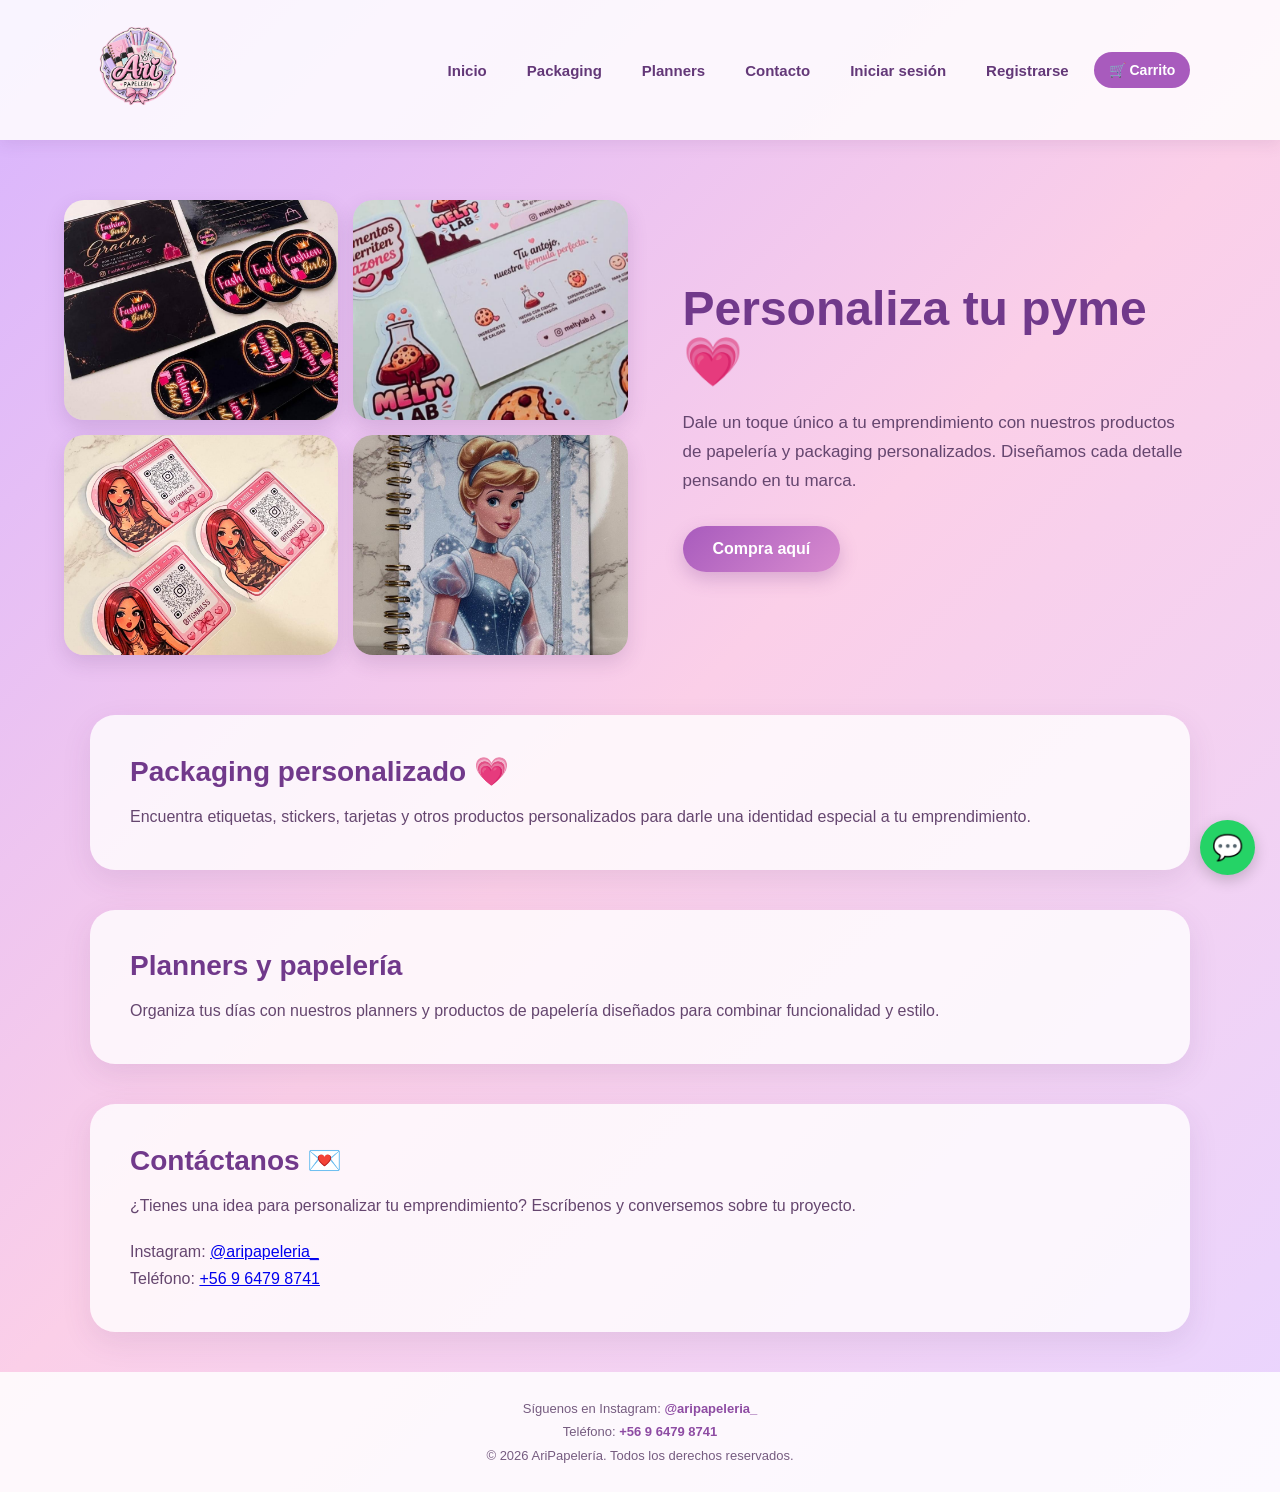
<file: index.html>
<!DOCTYPE html>
<html lang="es-CL">

<head>
    <meta charset="UTF-8">
    <meta name="viewport" content="width=device-width, initial-scale=1.0">

    <title>AriPapelería 💗</title>


    <link rel="stylesheet" href="css/style.css">

    <script src="js/main.js" defer></script>
</head>

<body>



    <header class="encabezado-ari">

        <div class="logo-container">

            <a href="index.html">

                <img
                    src="img/milogo.png"
                    alt="Logo de AriPapelería"
                    class="logo-ari"
                >

            </a>

        </div>


        <nav
            class="menu-principal"
            aria-label="Navegación principal"
        >

            <a href="index.html">
                Inicio
            </a>

            <a href="#packaging">
                Packaging
            </a>

            <a href="#planners">
                Planners
            </a>

            <a href="#contacto">
                Contacto
            </a>

            <a href="login.html">
                Iniciar sesión
            </a>

            <a href="register.html">
                Registrarse
            </a>

            <button
                type="button"
                class="boton-carrito"
            >
                🛒 Carrito
            </button>

        </nav>

    </header>




    <main>



        <section
            class="contenedor-principal"
            aria-labelledby="titulo-principal"
        >


            <div class="mosaico">

                <article>

                    <img
                        src="img/imagen1.jpeg"
                        alt="Productos personalizados de AriPapelería"
                    >

                </article>


                <article>

                    <img
                        src="img/imagen2.jpeg"
                        alt="Papelería personalizada"
                    >

                </article>


                <article>

                    <img
                        src="img/imagen3.jpeg"
                        alt="Diseños de AriPapelería"
                    >

                </article>


                <article>

                    <img
                        src="img/imagen4.jpeg"
                        alt="Productos de papelería para emprendimientos"
                    >

                </article>

            </div>



            <article class="texto-new">

                <h1 id="titulo-principal">
                    Personaliza tu pyme 💗
                </h1>

                <p class="descripcion-ari">
                    Dale un toque único a tu emprendimiento con nuestros
                    productos de papelería y packaging personalizados.
                    Diseñamos cada detalle pensando en tu marca.
                </p>

                <a
                    href="#packaging"
                    class="mi-boton"
                >
                    Compra aquí
                </a>

            </article>

        </section>




        <section
            id="packaging"
            class="seccion-contenido"
            aria-labelledby="titulo-packaging"
        >

            <article>

                <h2 id="titulo-packaging">
                    Packaging personalizado 💗
                </h2>

                <p>
                    Encuentra etiquetas, stickers, tarjetas y otros
                    productos personalizados para darle una identidad
                    especial a tu emprendimiento.
                </p>

            </article>

        </section>





        <section
            id="planners"
            class="seccion-contenido"
            aria-labelledby="titulo-planners"
        >

            <article>

                <h2 id="titulo-planners">
                    Planners y papelería
                </h2>

                <p>
                    Organiza tus días con nuestros planners y productos
                    de papelería diseñados para combinar funcionalidad
                    y estilo.
                </p>

            </article>

        </section>




        <section
            id="contacto"
            class="seccion-contenido"
            aria-labelledby="titulo-contacto"
        >

            <article>

                <h2 id="titulo-contacto">
                    Contáctanos 💌
                </h2>

                <p>
                    ¿Tienes una idea para personalizar tu emprendimiento?
                    Escríbenos y conversemos sobre tu proyecto.
                </p>

                <br>

                <p>
                    Instagram:
                    <a
                        href="https://www.instagram.com/aripapeleria_/"
                        target="_blank"
                        rel="noopener noreferrer"
                    >
                        @aripapeleria_
                    </a>
                </p>

                <p>
                    Teléfono:
                    <a href="tel:+56964798741">
                        +56 9 6479 8741
                    </a>
                </p>

            </article>

        </section>

    </main>





    <a
        href="https://wa.me/56964798741"
        class="whatsapp-flotante"
        target="_blank"
        rel="noopener noreferrer"
        aria-label="Contactar con AriPapelería por WhatsApp"
    >
        💬
    </a>




    <footer class="footer-ari">

        <p>
            Síguenos en Instagram:

            <a
                href="https://www.instagram.com/aripapeleria_/"
                target="_blank"
                rel="noopener noreferrer"
            >
                @aripapeleria_
            </a>
        </p>


        <p>
            Teléfono:

            <a href="tel:+56964798741">
                +56 9 6479 8741
            </a>
        </p>


        <p>
            © 2026 AriPapelería. Todos los derechos reservados.
        </p>

    </footer>

</body>

</html>
</file>
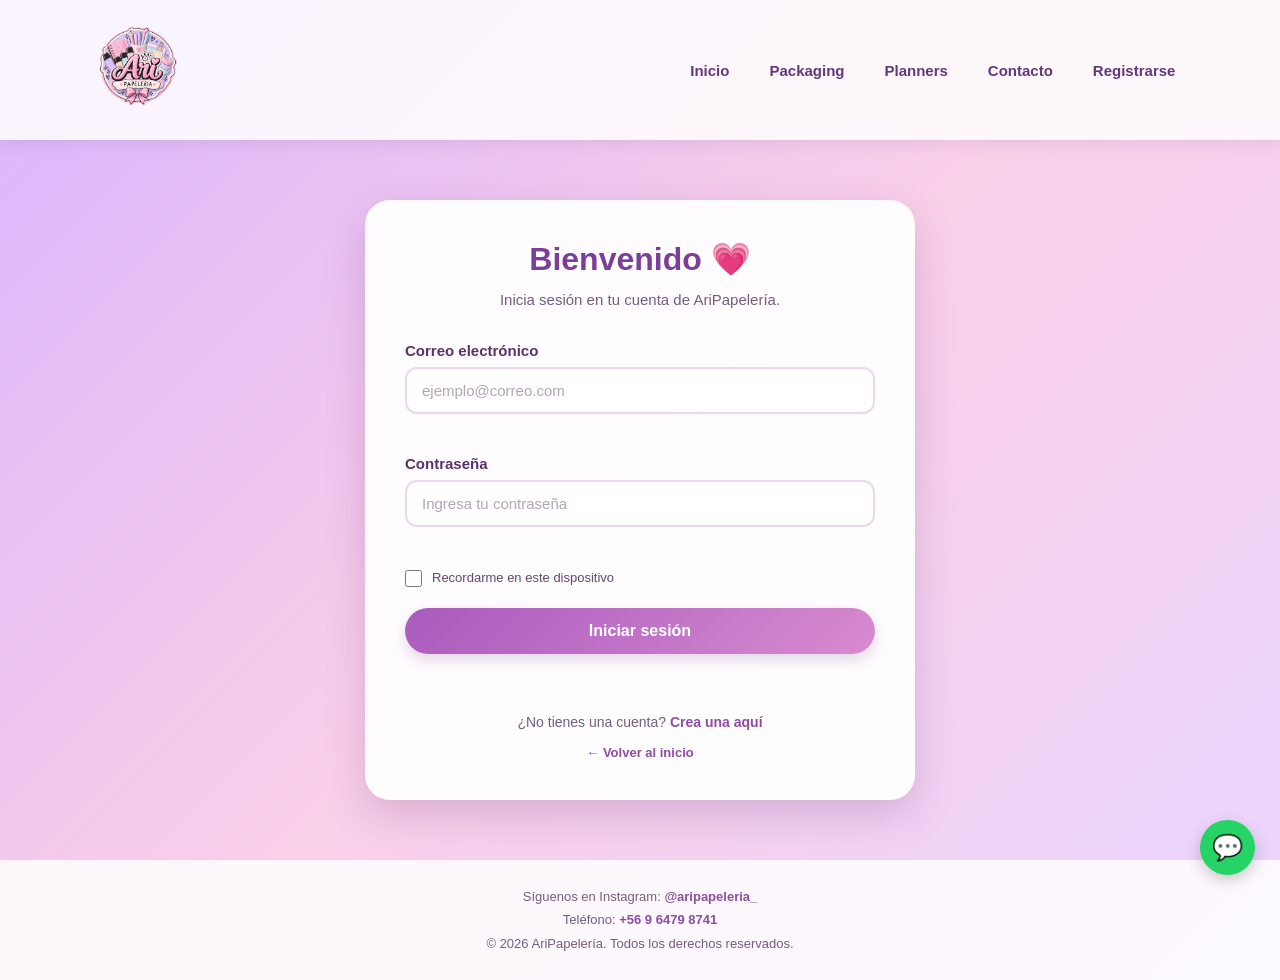
<file: login.html>
<!DOCTYPE html>
<html lang="es-CL">

<head>
    <meta charset="UTF-8">
    <meta name="viewport" content="width=device-width, initial-scale=1.0">

    <title>Iniciar sesión | AriPapelería 💗</title>

    <link rel="stylesheet" href="css/style.css">

    <script src="js/main.js" defer></script>
</head>

<body>


    <header class="encabezado-ari">

        <div class="logo-container">

            <a href="index.html">

                <img
                    src="img/milogo.png"
                    alt="Logo de AriPapelería"
                    class="logo-ari"
                >

            </a>

        </div>



        <nav class="menu-principal" aria-label="Navegación principal">

            <a href="index.html">
                Inicio
            </a>

            <a href="index.html#packaging">
                Packaging
            </a>

            <a href="index.html#planners">
                Planners
            </a>

            <a href="index.html#contacto">
                Contacto
            </a>

            <a href="register.html">
                Registrarse
            </a>

        </nav>

    </header>



    <main>

        <section
            class="contenedor-formulario"
            aria-labelledby="titulo-login"
        >

            <article class="formulario-card">

                <h1 id="titulo-login">
                    Bienvenido 💗
                </h1>

                <p class="formulario-descripcion">
                    Inicia sesión en tu cuenta de AriPapelería.
                </p>


                <form id="loginForm" novalidate>

                    <div class="campo-formulario">

                        <label for="loginEmail">
                            Correo electrónico
                        </label>

                        <input
                            type="email"
                            id="loginEmail"
                            name="email"
                            autocomplete="email"
                            placeholder="ejemplo@correo.com"
                            required
                        >

                        <small
                            id="loginEmailError"
                            class="mensaje-error"
                        ></small>

                    </div>



                    <div class="campo-formulario">

                        <label for="loginPassword">
                            Contraseña
                        </label>

                        <input
                            type="password"
                            id="loginPassword"
                            name="password"
                            autocomplete="current-password"
                            placeholder="Ingresa tu contraseña"
                            required
                        >

                        <small
                            id="loginPasswordError"
                            class="mensaje-error"
                        ></small>

                    </div>


                    <div class="campo-checkbox">

                        <input
                            type="checkbox"
                            id="recordar"
                            name="recordar"
                        >

                        <label for="recordar">
                            Recordarme en este dispositivo
                        </label>

                    </div>


                    <button
                        type="submit"
                        class="boton-formulario"
                    >
                        Iniciar sesión
                    </button>

                    <p
                        id="mensajeLogin"
                        class="mensaje-registro"
                        aria-live="polite"
                    ></p>

                </form>


                <p class="enlace-login">

                    ¿No tienes una cuenta?

                    <a href="register.html">
                        Crea una aquí
                    </a>

                </p>



                <p class="enlace-inicio">

                    <a href="index.html">
                        ← Volver al inicio
                    </a>

                </p>

            </article>

        </section>

    </main>



    <a
        href="https://wa.me/56964798741"
        class="whatsapp-flotante"
        target="_blank"
        rel="noopener noreferrer"
        aria-label="Contactar por WhatsApp"
    >
        💬
    </a>



    <footer class="footer-ari">

        <p>
            Síguenos en Instagram:

            <a
                href="https://www.instagram.com/aripapeleria_/"
                target="_blank"
                rel="noopener noreferrer"
            >
                @aripapeleria_
            </a>
        </p>

        <p>
            Teléfono:

            <a href="tel:+56964798741">
                +56 9 6479 8741
            </a>
        </p>

        <p>
            © 2026 AriPapelería. Todos los derechos reservados.
        </p>

    </footer>

</body>

</html>
</file>
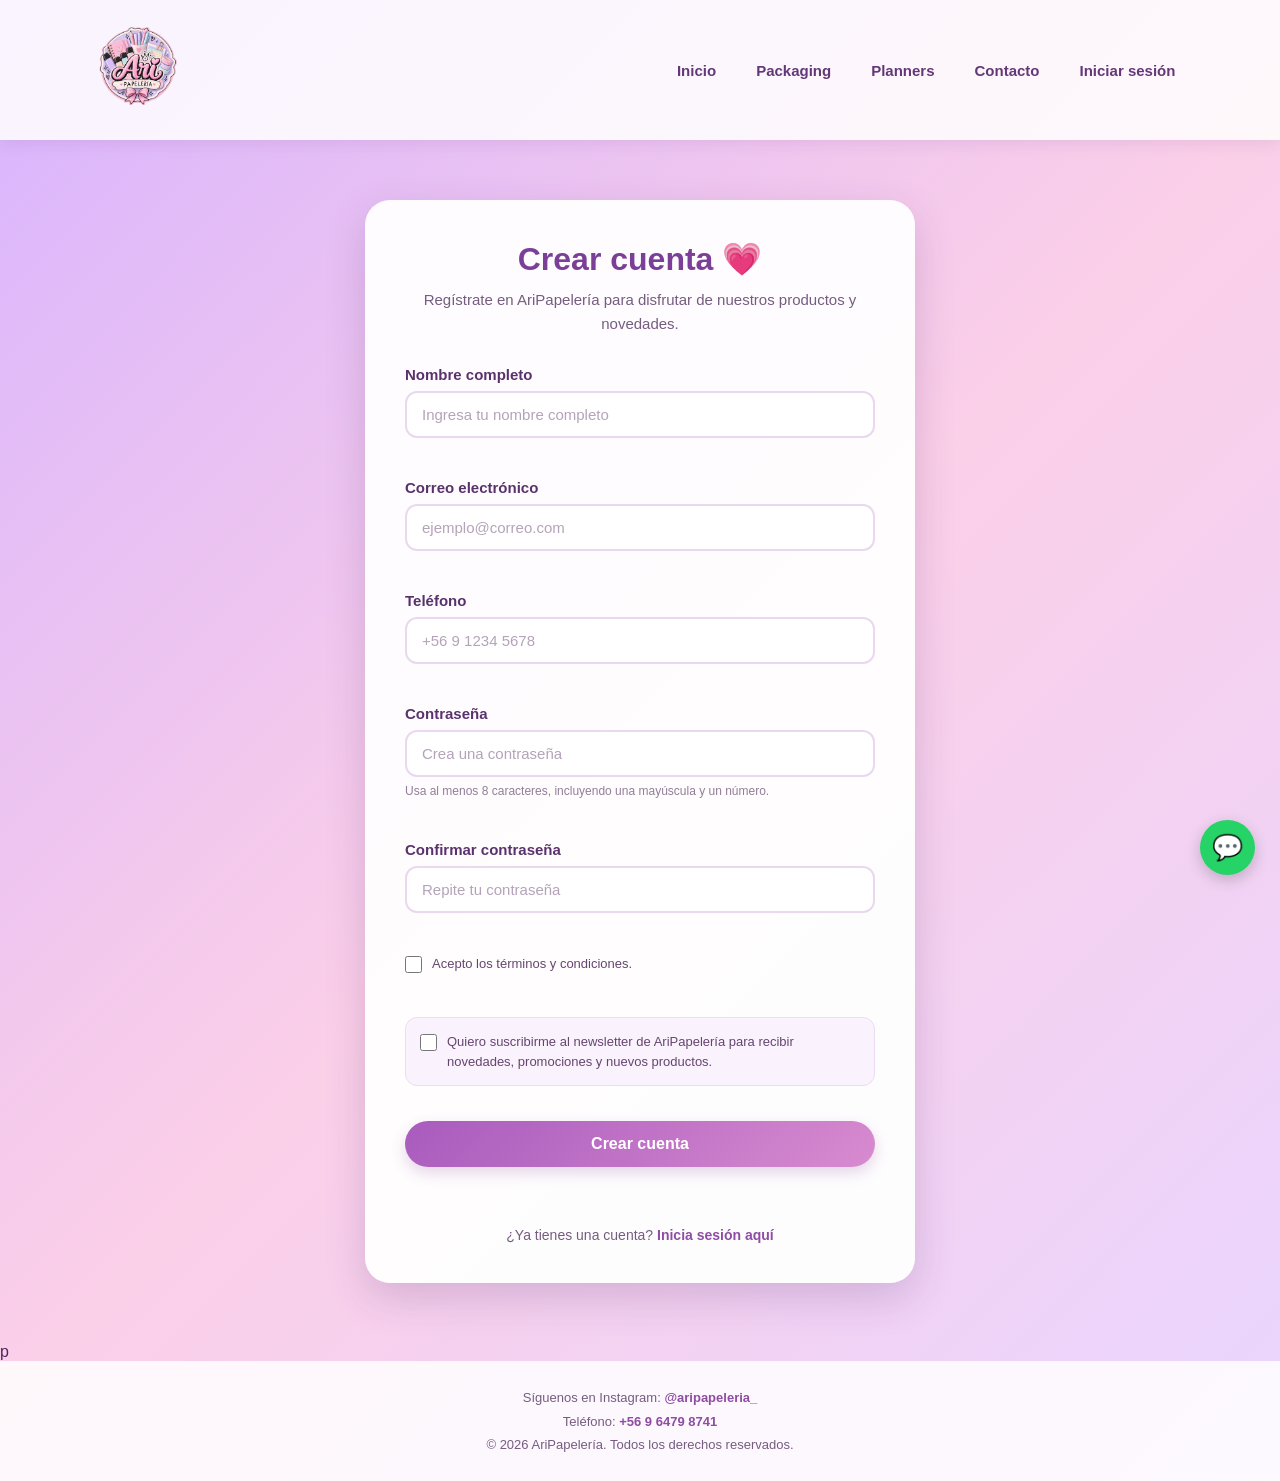
<file: register.html>
<!DOCTYPE html>
<html lang="es-CL">

<head>
    <meta charset="UTF-8">
    <meta name="viewport" content="width=device-width, initial-scale=1.0">

    <title>Crear cuenta | AriPapelería 💗</title>
    
    <link rel="stylesheet" href="css/style.css">

    <script src="js/main.js" defer></script>
</head>

<body>

    <header class="encabezado-ari">

        <div class="logo-container">
            <a href="index.html">
                <img src="img/milogo.png" alt="Logo de AriPapelería" class="logo-ari">
            </a>
        </div>


        <nav class="menu-principal" aria-label="Navegación principal">

            <a href="index.html">Inicio</a>

            <a href="index.html#packaging">Packaging</a>

            <a href="index.html#planners">Planners</a>

            <a href="index.html#contacto">Contacto</a>

            <a href="login.html">Iniciar sesión</a>

        </nav>

    </header>



    <main>

        <section class="contenedor-formulario" aria-labelledby="titulo-registro">

            <article class="formulario-card">

                <h1 id="titulo-registro">
                    Crear cuenta 💗
                </h1>

                <p class="formulario-descripcion">
                    Regístrate en AriPapelería para disfrutar de nuestros productos
                    y novedades.
                </p>


                <form id="registerForm" novalidate>


                <form id="registerForm" novalidate>

                    <div class="campo-formulario">

                        <label for="nombre">
                            Nombre completo
                        </label>

                        <input
                            type="text"
                            id="nombre"
                            name="nombre"
                            autocomplete="name"
                            placeholder="Ingresa tu nombre completo"
                            required
                        >

                        <small id="nombreError" class="mensaje-error"></small>

                    </div>



                    <div class="campo-formulario">

                        <label for="email">
                            Correo electrónico
                        </label>

                        <input
                            type="email"
                            id="email"
                            name="email"
                            autocomplete="email"
                            placeholder="ejemplo@correo.com"
                            required
                        >

                        <small id="emailError" class="mensaje-error"></small>

                    </div>


                    <div class="campo-formulario">

                        <label for="telefono">
                            Teléfono
                        </label>

                        <input
                            type="tel"
                            id="telefono"
                            name="telefono"
                            autocomplete="tel"
                            placeholder="+56 9 1234 5678"
                            required
                        >

                        <small id="telefonoError" class="mensaje-error"></small>

                    </div>



                    <div class="campo-formulario">

                        <label for="password">
                            Contraseña
                        </label>

                        <input
                            type="password"
                            id="password"
                            name="password"
                            autocomplete="new-password"
                            placeholder="Crea una contraseña"
                            required
                        >

                        <small class="mensaje-ayuda">
                            Usa al menos 8 caracteres, incluyendo una mayúscula y un número.
                        </small>

                        <small id="passwordError" class="mensaje-error"></small>

                    </div>



                    <div class="campo-formulario">

                        <label for="confirmPassword">
                            Confirmar contraseña
                        </label>

                        <input
                            type="password"
                            id="confirmPassword"
                            name="confirmPassword"
                            autocomplete="new-password"
                            placeholder="Repite tu contraseña"
                            required
                        >

                        <small id="confirmPasswordError" class="mensaje-error"></small>

                    </div>



                    <div class="campo-checkbox">

                        <input
                            type="checkbox"
                            id="terminos"
                            name="terminos"
                            required
                        >

                        <label for="terminos">
                            Acepto los términos y condiciones.
                        </label>

                    </div>

                    <small id="terminosError" class="mensaje-error"></small>



                    <div class="campo-checkbox newsletter">

                        <input
                            type="checkbox"
                            id="newsletter"
                            name="newsletter"
                        >

                        <label for="newsletter">
                            Quiero suscribirme al newsletter de AriPapelería
                            para recibir novedades, promociones y nuevos productos.
                        </label>

                    </div>



                    <button
                        type="submit"
                        class="boton-formulario"
                    >
                        Crear cuenta
                    </button>



                    <p
                        id="mensajeRegistro"
                        class="mensaje-registro"
                        aria-live="polite"
                    ></p>

                </form>



                <p class="enlace-login">

                    ¿Ya tienes una cuenta?

                    <a href="login.html">
                        Inicia sesión aquí
                    </a>

                </p>

            </article>

        </section>

    </main>



    <a
        href="https://wa.me/56964798741"
        class="whatsapp-flotante"
        target="_blank"
        rel="noopener noreferrer"
        aria-label="Contactar por WhatsApp"
    >
        💬
    </a>


p
    <footer class="footer-ari">

        <p>
            Síguenos en Instagram:
            <a
                href="https://www.instagram.com/aripapeleria_/"
                target="_blank"
                rel="noopener noreferrer"
            >
                @aripapeleria_
            </a>
        </p>

        <p>
            Teléfono:
            <a href="tel:+56964798741">
                +56 9 6479 8741
            </a>
        </p>

        <p>
            © 2026 AriPapelería. Todos los derechos reservados.
        </p>

    </footer>

</body>

</html>
</file>
<file: css/style.css>
/* 
   CONFIGURACIÓN GENERAL
 */

* {
    box-sizing: border-box;
    margin: 0;
    padding: 0;
}

html {
    scroll-behavior: smooth;
}

body {
    font-family: "Poppins", Arial, sans-serif;
    min-height: 100vh;

    background: linear-gradient(
        135deg,
        #d8b4fe,
        #fbcfe8,
        #e9d5ff
    );

    color: #4a285f;
}


/* 
   ENCABEZADO - LOS 3 HTML
 */

.encabezado-ari {
    width: 100%;

    display: flex;
    align-items: center;
    justify-content: space-between;

    padding: 20px 7%;

    background-color: rgba(255, 255, 255, 0.85);

    box-shadow: 0 4px 15px rgba(90, 45, 110, 0.10);
}


/*
   LOGO
 */

.logo-container {
    display: flex;
    align-items: center;
}

.logo-ari {
    width: 100px;
    height: auto;

    display: block;

    transition: transform 0.3s ease;
}

.logo-ari:hover {
    transform: scale(1.05);
}


/* 
   MENÚ DE NAVEGACIÓN
 */

.menu-principal {
    display: flex;
    align-items: center;

    gap: 10px;

    flex-wrap: wrap;
}

.menu-principal a {
    text-decoration: none;

    color: #633878;

    font-size: 15px;
    font-weight: 600;

    padding: 10px 15px;

    border-radius: 20px;

    transition: all 0.3s ease;
}

.menu-principal a:hover {
    background-color: #d8a7e8;

    color: white;

    transform: translateY(-2px);
}


/* 
   BOTÓN CARRITO
 */

.boton-carrito {
    border: none;

    padding: 10px 15px;

    border-radius: 20px;

    background-color: #a85bbd;

    color: white;

    font-family: inherit;

    font-size: 14px;
    font-weight: 600;

    cursor: pointer;

    transition: all 0.3s ease;
}

.boton-carrito:hover {
    background-color: #8e4ca3;

    transform: translateY(-2px);
}


/* 
   INICIO - CONTENEDOR PRINCIPAL
 */

.contenedor-principal {
    width: 90%;
    max-width: 1200px;

    margin: 60px auto;

    display: grid;

    grid-template-columns: repeat(2, 1fr);

    gap: 25px;

    align-items: center;
}


/* 
   MOSAICO DE IMÁGENES
 */

.mosaico {
    display: grid;

    grid-template-columns: repeat(2, 1fr);

    gap: 15px;
}

.mosaico article {
    overflow: hidden;

    border-radius: 20px;

    box-shadow: 0 8px 20px rgba(80, 40, 100, 0.15);
}

.mosaico img {
    width: 100%;

    height: 220px;

    object-fit: cover;

    display: block;

    transition: transform 0.4s ease;
}

.mosaico article:hover img {
    transform: scale(1.05);
}


/* 
   TEXTO DEL INICIO
 */

.texto-new {
    padding: 30px;
}

.texto-new h1 {
    color: #71398b;

    font-size: 48px;

    line-height: 1.1;

    margin-bottom: 20px;
}

.descripcion-ari {
    color: #65466f;

    font-size: 17px;

    line-height: 1.7;

    margin-bottom: 30px;
}


/*
   BOTÓN "COMPRA AQUÍ"
*/
.mi-boton {
    display: inline-block;

    padding: 14px 30px;

    border-radius: 30px;

    background: linear-gradient(
        135deg,
        #a85bbd,
        #d88bcf
    );

    color: white;

    text-decoration: none;

    font-size: 16px;

    font-weight: 600;

    box-shadow: 0 7px 18px rgba(120, 55, 140, 0.25);

    transition: all 0.3s ease;
}

.mi-boton:hover {
    transform: translateY(-3px);

    box-shadow: 0 10px 25px rgba(120, 55, 140, 0.35);
}


/* 
   SECCIONES DEL INICIO
 */

.seccion-contenido {
    width: 90%;
    max-width: 1100px;

    margin: 40px auto;

    padding: 40px;

    background-color: rgba(255, 255, 255, 0.80);

    border-radius: 25px;

    box-shadow: 0 10px 30px rgba(90, 45, 110, 0.10);
}

.seccion-contenido h2 {
    color: #71398b;

    font-size: 28px;

    margin-bottom: 15px;
}

.seccion-contenido p {
    color: #65466f;

    line-height: 1.7;
}


/* 
   REGISTER Y LOGIN
 */

.contenedor-formulario {
    width: 100%;

    min-height: calc(100vh - 180px);

    display: flex;

    justify-content: center;

    align-items: center;

    padding: 60px 20px;
}


/* 
   TARJETA DEL FORMULARIO
 */

.formulario-card {
    width: 100%;

    max-width: 550px;

    padding: 40px;

    background-color: rgba(255, 255, 255, 0.95);

    border-radius: 25px;

    box-shadow:
        0 15px 40px rgba(91, 45, 110, 0.20);
}


/* 
   TÍTULO DEL FORMULARIO
 */

.formulario-card h1 {
    text-align: center;

    color: #7b3f98;

    font-size: 32px;

    margin-bottom: 10px;
}


/* 
   DESCRIPCIÓN
 */

.formulario-descripcion {
    text-align: center;

    color: #765c80;

    font-size: 15px;

    line-height: 1.6;

    margin-bottom: 30px;
}


/* 
   CAMPOS DEL FORMULARIO
 */

.campo-formulario {
    display: flex;

    flex-direction: column;

    margin-bottom: 20px;
}

.campo-formulario label {
    margin-bottom: 8px;

    color: #59326c;

    font-size: 15px;

    font-weight: 600;
}

.campo-formulario input {
    width: 100%;

    padding: 13px 15px;

    border: 2px solid #ead8ef;

    border-radius: 12px;

    outline: none;

    background-color: white;

    color: #4a285f;

    font-family: inherit;

    font-size: 15px;

    transition: all 0.3s ease;
}

.campo-formulario input:focus {
    border-color: #b875ca;

    box-shadow:
        0 0 0 3px rgba(184, 117, 202, 0.15);
}

.campo-formulario input::placeholder {
    color: #b4a3b9;
}


/* 
   MENSAJE DE AYUDA
 */

.mensaje-ayuda {
    margin-top: 6px;

    color: #927e98;

    font-size: 12px;

    line-height: 1.4;
}


/* 
   MENSAJES DE ERROR
 */

.mensaje-error {
    display: block;

    min-height: 16px;

    margin-top: 5px;

    color: #c0395b;

    font-size: 12px;
}


/* 
   CHECKBOX
 */

.campo-checkbox {
    display: flex;

    align-items: flex-start;

    gap: 10px;

    margin: 10px 0;

    color: #65466f;

    font-size: 13px;

    line-height: 1.5;
}

.campo-checkbox input {
    width: 17px;
    height: 17px;

    margin-top: 2px;

    accent-color: #a85bbd;

    cursor: pointer;

    flex-shrink: 0;
}

.campo-checkbox label {
    cursor: pointer;
}


/* 
   NEWSLETTER
 */

.newsletter {
    padding: 14px;

    margin-top: 18px;
    margin-bottom: 25px;

    background-color: #faf2fc;

    border: 1px solid #eedcf2;

    border-radius: 12px;
}


/* 
   BOTÓN DE FORMULARIO
 */

.boton-formulario {
    width: 100%;

    padding: 14px 20px;

    margin-top: 10px;

    border: none;

    border-radius: 25px;

    background: linear-gradient(
        135deg,
        #a85bbd,
        #d88bcf
    );

    color: white;

    font-family: inherit;

    font-size: 16px;

    font-weight: 600;

    cursor: pointer;

    box-shadow:
        0 6px 15px rgba(120, 55, 140, 0.20);

    transition: all 0.3s ease;
}

.boton-formulario:hover {
    transform: translateY(-2px);

    box-shadow:
        0 9px 20px rgba(120, 55, 140, 0.30);
}

.boton-formulario:active {
    transform: translateY(0);
}


/* 
   MENSAJE DE REGISTRO / LOGIN
 */

.mensaje-registro {
    min-height: 20px;

    margin-top: 15px;

    text-align: center;

    font-size: 14px;
}


/* 
   ENLACES DE LOGIN Y REGISTRO
 */

.enlace-login {
    margin-top: 25px;

    text-align: center;

    color: #765c80;

    font-size: 14px;
}

.enlace-login a,
.enlace-inicio a {
    color: #8e4ca3;

    font-weight: 600;

    text-decoration: none;
}

.enlace-login a:hover,
.enlace-inicio a:hover {
    text-decoration: underline;
}


/* 
   VOLVER AL INICIO
 */

.enlace-inicio {
    margin-top: 15px;

    text-align: center;

    font-size: 13px;
}


/* 
   WHATSAPP
 */

.whatsapp-flotante {
    position: fixed;

    right: 25px;
    bottom: 25px;

    width: 55px;
    height: 55px;

    display: flex;

    align-items: center;
    justify-content: center;

    border-radius: 50%;

    background-color: #25d366;

    color: white;

    text-decoration: none;

    font-size: 25px;

    box-shadow:
        0 5px 15px rgba(0, 0, 0, 0.20);

    transition: transform 0.3s ease;

    z-index: 1000;
}

.whatsapp-flotante:hover {
    transform: scale(1.1);
}


/* 
   FOOTER
 */

.footer-ari {
    width: 100%;

    padding: 25px 20px;

    text-align: center;

    background-color: rgba(255, 255, 255, 0.85);

    color: #765c80;

    font-size: 13px;

    line-height: 1.8;
}

.footer-ari a {
    color: #8e4ca3;

    text-decoration: none;

    font-weight: 600;
}

.footer-ari a:hover {
    text-decoration: underline;
}


/* 
   SISTEMA DE COLUMNAS
 */

.row {
    width: 100%;

    display: flex;

    flex-wrap: wrap;
}

.col-1 {
    width: 8.333%;
}

.col-2 {
    width: 16.666%;
}

.col-3 {
    width: 25%;
}

.col-4 {
    width: 33.333%;
}

.col-5 {
    width: 41.666%;
}

.col-6 {
    width: 50%;
}

.col-7 {
    width: 58.333%;
}

.col-8 {
    width: 66.666%;
}

.col-9 {
    width: 75%;
}

.col-10 {
    width: 83.333%;
}

.col-11 {
    width: 91.666%;
}

.col-12 {
    width: 100%;
}


/* 
   RESPONSIVE - CELULAR Y TABLET
 */

@media (max-width: 768px) {

    /* ENCABEZADO */

    .encabezado-ari {
        flex-direction: column;

        gap: 15px;

        padding: 20px;
    }


    /* MENÚ */

    .menu-principal {
        justify-content: center;
    }

    .menu-principal a {
        font-size: 13px;

        padding: 8px 10px;
    }


    /* INICIO */

    .contenedor-principal {
        width: 90%;

        grid-template-columns: 1fr;

        margin: 35px auto;
    }

    .texto-new {
        padding: 20px;

        text-align: center;
    }

    .texto-new h1 {
        font-size: 38px;
    }

    .descripcion-ari {
        font-size: 15px;
    }


    /* MOSAICO */

    .mosaico img {
        height: 180px;
    }


    /* SECCIONES */

    .seccion-contenido {
        padding: 25px;
    }


    /* FORMULARIOS */

    .contenedor-formulario {
        padding: 40px 15px;
    }

    .formulario-card {
        padding: 30px 22px;
    }

    .formulario-card h1 {
        font-size: 27px;
    }


    /* FOOTER */

    .footer-ari {
        padding: 20px 15px;
    }


    /* WHATSAPP */

    .whatsapp-flotante {
        right: 18px;

        bottom: 18px;

        width: 50px;

        height: 50px;
    }
}


/* 
   RESPONSIVE - CELULARES PEQUEÑOS
 */

@media (max-width: 480px) {

    .logo-ari {
        width: 85px;
    }

    .menu-principal {
        gap: 5px;
    }

    .menu-principal a {
        font-size: 12px;

        padding: 7px 8px;
    }

    .texto-new h1 {
        font-size: 32px;
    }

    .mosaico {
        gap: 10px;
    }

    .mosaico img {
        height: 150px;
    }

    .formulario-card {
        padding: 25px 18px;
    }

    .formulario-card h1 {
        font-size: 25px;
    }

    .formulario-descripcion {
        font-size: 14px;
    }

}
</file>
